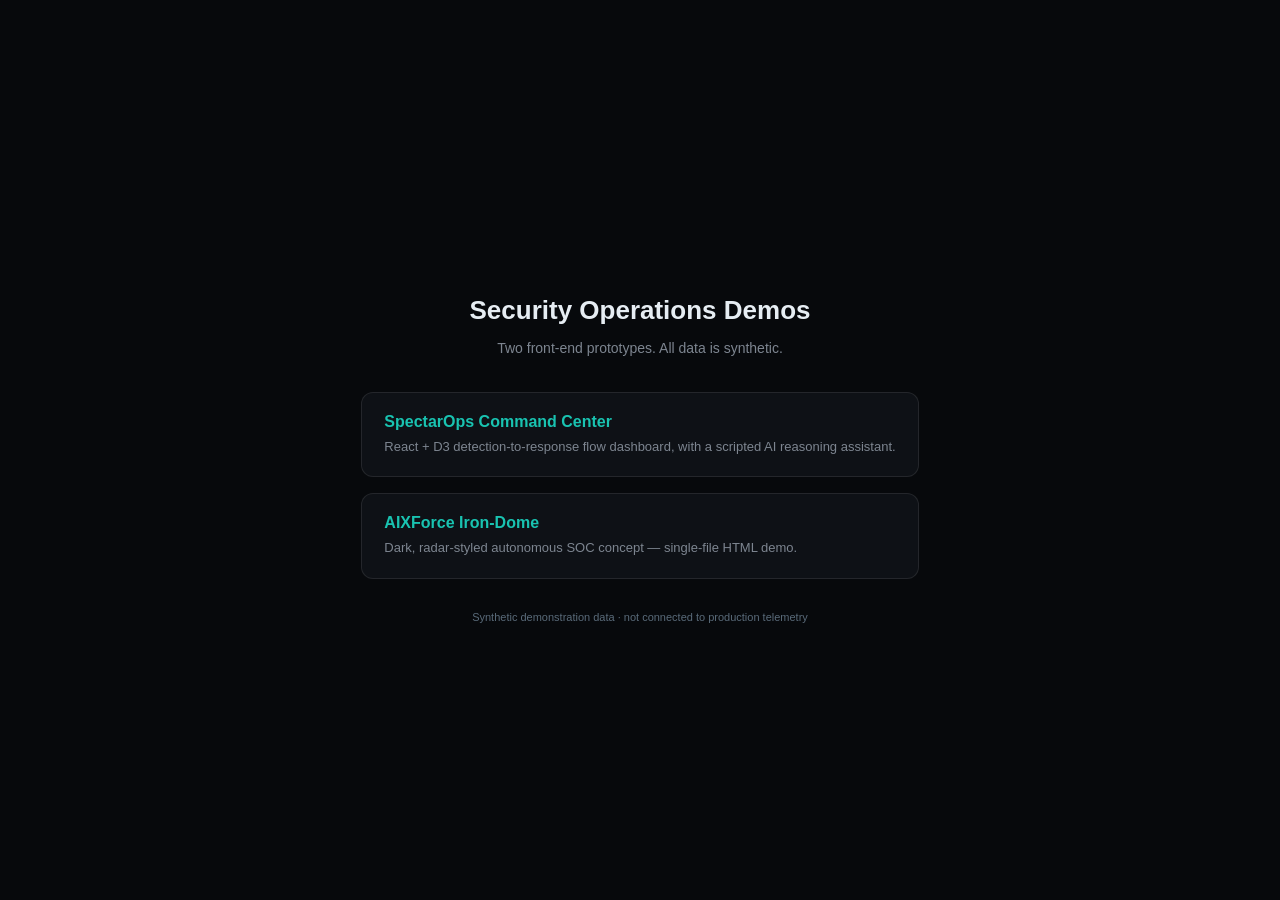
<file: index.html>
<!doctype html>
<html lang="en">
<head>
<meta charset="UTF-8" />
<meta name="viewport" content="width=device-width, initial-scale=1.0" />
<title>Security Operations Demos</title>
<style>
  :root { color-scheme: dark; }
  body {
    margin: 0;
    min-height: 100vh;
    display: flex;
    align-items: center;
    justify-content: center;
    background: #07090c;
    color: #e6edf3;
    font-family: -apple-system, BlinkMacSystemFont, 'Segoe UI', Inter, sans-serif;
  }
  .wrap { max-width: 640px; padding: 32px; text-align: center; }
  h1 { font-size: 26px; margin-bottom: 8px; }
  p.sub { color: #7d8590; font-size: 14px; margin-bottom: 36px; }
  .cards { display: grid; gap: 16px; }
  a.card {
    display: block;
    text-align: left;
    border: 1px solid rgba(255,255,255,0.09);
    border-radius: 12px;
    padding: 20px 22px;
    text-decoration: none;
    color: inherit;
    background: #0e1116;
    transition: border-color 0.15s ease;
  }
  a.card:hover { border-color: rgba(25,195,177,0.5); }
  .card h2 { margin: 0 0 6px; font-size: 16px; color: #19c3b1; }
  .card p { margin: 0; font-size: 13px; color: #7d8590; line-height: 1.5; }
  footer { margin-top: 32px; font-size: 11px; color: #5a6b7a; }
</style>
</head>
<body>
  <div class="wrap">
    <h1>Security Operations Demos</h1>
    <p class="sub">Two front-end prototypes. All data is synthetic.</p>
    <div class="cards">
      <a class="card" href="xforce/">
        <h2>SpectarOps Command Center</h2>
        <p>React + D3 detection-to-response flow dashboard, with a scripted AI reasoning assistant.</p>
      </a>
      <a class="card" href="aixforce/">
        <h2>AIXForce Iron-Dome</h2>
        <p>Dark, radar-styled autonomous SOC concept — single-file HTML demo.</p>
      </a>
    </div>
    <footer>Synthetic demonstration data · not connected to production telemetry</footer>
  </div>
</body>
</html>
</file>
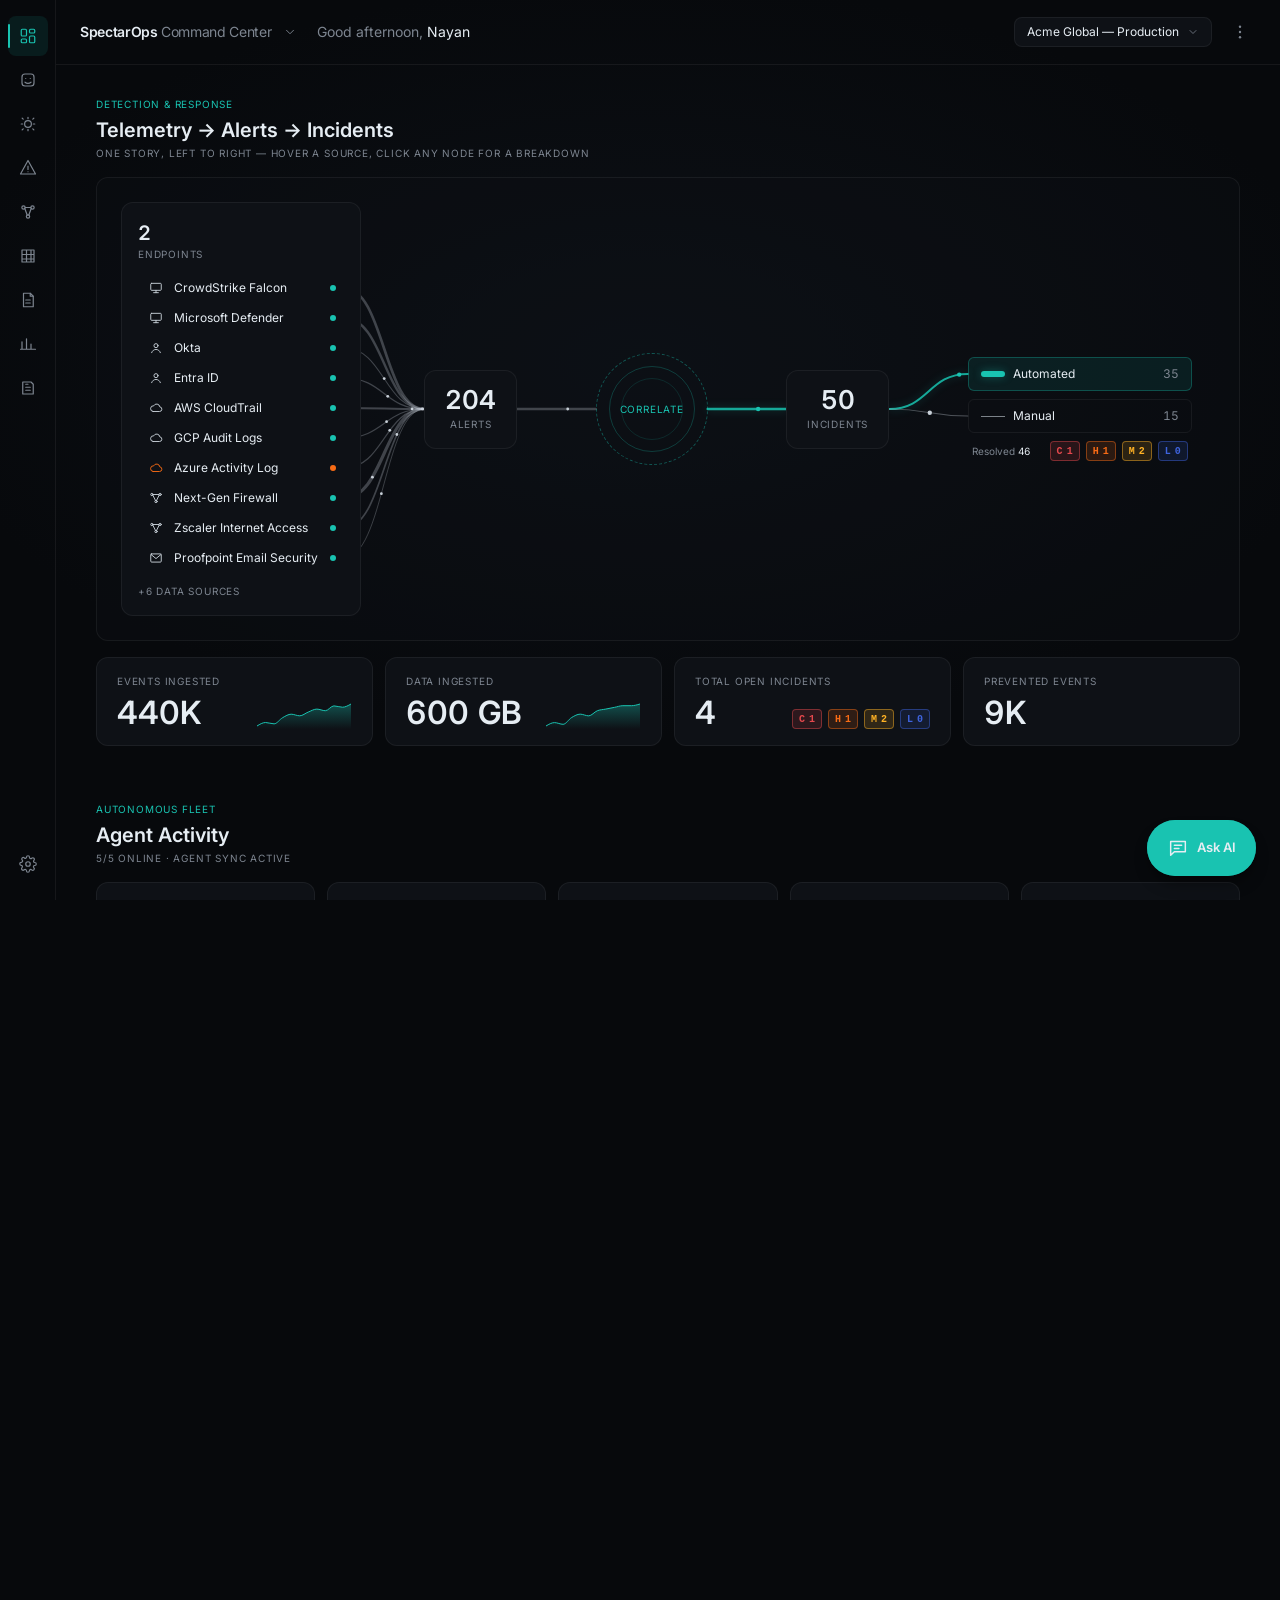
<file: xforce/index.html>
<!doctype html>
<html lang="en">
  <head>
    <meta charset="UTF-8" />
    <link rel="icon" type="image/svg+xml" href="./favicon.svg" />
    <meta name="viewport" content="width=device-width, initial-scale=1.0" />
    <link rel="preconnect" href="https://fonts.googleapis.com" />
    <link rel="preconnect" href="https://fonts.gstatic.com" crossorigin />
    <link
      href="https://fonts.googleapis.com/css2?family=Inter:wght@400;500;600;700&display=swap"
      rel="stylesheet"
    />
    <title>SpectarOps Command Center</title>
    <script type="module" crossorigin src="./assets/index-BkJJqvzT.js"></script>
    <link rel="stylesheet" crossorigin href="./assets/index-CLwzSawb.css">
  </head>
  <body>
    <div id="root"></div>
  </body>
</html>
</file>
<file: xforce/assets/index-CLwzSawb.css>
/*! tailwindcss v4.3.3 | MIT License | https://tailwindcss.com */
@layer properties{@supports (((-webkit-hyphens:none)) and (not (margin-trim:inline))) or ((-moz-orient:inline) and (not (color:rgb(from red r g b)))){*,:before,:after,::backdrop{--tw-translate-x:0;--tw-translate-y:0;--tw-translate-z:0;--tw-rotate-x:initial;--tw-rotate-y:initial;--tw-rotate-z:initial;--tw-skew-x:initial;--tw-skew-y:initial;--tw-border-style:solid;--tw-gradient-position:initial;--tw-gradient-from:#0000;--tw-gradient-via:#0000;--tw-gradient-to:#0000;--tw-gradient-stops:initial;--tw-gradient-via-stops:initial;--tw-gradient-from-position:0%;--tw-gradient-via-position:50%;--tw-gradient-to-position:100%;--tw-leading:initial;--tw-font-weight:initial;--tw-tracking:initial;--tw-ordinal:initial;--tw-slashed-zero:initial;--tw-numeric-figure:initial;--tw-numeric-spacing:initial;--tw-numeric-fraction:initial;--tw-shadow:0 0 #0000;--tw-shadow-color:initial;--tw-shadow-alpha:100%;--tw-inset-shadow:0 0 #0000;--tw-inset-shadow-color:initial;--tw-inset-shadow-alpha:100%;--tw-ring-color:initial;--tw-ring-shadow:0 0 #0000;--tw-inset-ring-color:initial;--tw-inset-ring-shadow:0 0 #0000;--tw-ring-inset:initial;--tw-ring-offset-width:0px;--tw-ring-offset-color:#fff;--tw-ring-offset-shadow:0 0 #0000;--tw-blur:initial;--tw-brightness:initial;--tw-contrast:initial;--tw-grayscale:initial;--tw-hue-rotate:initial;--tw-invert:initial;--tw-opacity:initial;--tw-saturate:initial;--tw-sepia:initial;--tw-drop-shadow:initial;--tw-drop-shadow-color:initial;--tw-drop-shadow-alpha:100%;--tw-drop-shadow-size:initial;--tw-scale-x:1;--tw-scale-y:1;--tw-scale-z:1;--tw-outline-style:solid}}}@layer theme{:root,:host{--font-sans:"Inter", ui-sans-serif, system-ui, sans-serif;--font-mono:ui-monospace, SFMono-Regular, Menlo, Monaco, Consolas, "Liberation Mono", "Courier New", monospace;--color-black:#000;--color-white:#fff;--spacing:.25rem;--container-xs:20rem;--container-sm:24rem;--text-xs:.75rem;--text-xs--line-height:calc(1 / .75);--text-sm:.875rem;--text-sm--line-height:calc(1.25 / .875);--text-base:1rem;--text-base--line-height:calc(1.5 / 1);--text-xl:1.25rem;--text-xl--line-height:calc(1.75 / 1.25);--text-2xl:1.5rem;--text-2xl--line-height:calc(2 / 1.5);--font-weight-normal:400;--font-weight-medium:500;--font-weight-semibold:600;--tracking-tight:-.025em;--leading-tight:1.25;--leading-relaxed:1.625;--radius-sm:.25rem;--radius-md:.375rem;--radius-lg:.5rem;--animate-spin:spin 1s linear infinite;--animate-ping:ping 1s cubic-bezier(0, 0, .2, 1) infinite;--animate-pulse:pulse 2s cubic-bezier(.4, 0, .6, 1) infinite;--default-transition-duration:.15s;--default-transition-timing-function:cubic-bezier(.4, 0, .2, 1);--default-font-family:var(--font-sans);--default-mono-font-family:var(--font-mono);--color-bg-base:#07090c;--color-bg-vignette:#0d1117;--color-surface:#0e1116;--color-surface-border:#ffffff0f;--color-accent:#19c3b1;--color-accent-glow:#19c3b159;--color-neutral-line:#c9d1d9;--color-text-primary:#e6edf3;--color-text-muted:#7d8590;--color-sev-critical:#e5484d;--color-sev-high:#f76b15;--color-sev-medium:#ffb224;--color-sev-low:#3e63dd;--radius-card:12px}}@layer base{*,:after,:before,::backdrop{box-sizing:border-box;border:0 solid;margin:0;padding:0}::file-selector-button{box-sizing:border-box;border:0 solid;margin:0;padding:0}html,:host{-webkit-text-size-adjust:100%;tab-size:4;line-height:1.5;font-family:var(--default-font-family,-apple-system, BlinkMacSystemFont, "Segoe UI", Roboto, "Helvetica Neue", "Noto Sans", Arial, sans-serif, "Apple Color Emoji", "Segoe UI Emoji", "Segoe UI Symbol", "Noto Color Emoji");font-feature-settings:var(--default-font-feature-settings,normal);font-variation-settings:var(--default-font-variation-settings,normal);-webkit-tap-highlight-color:transparent}hr{height:0;color:inherit;border-top-width:1px}abbr:where([title]){-webkit-text-decoration:underline dotted;text-decoration:underline dotted}h1,h2,h3,h4,h5,h6{font-size:inherit;font-weight:inherit}a{color:inherit;-webkit-text-decoration:inherit;-webkit-text-decoration:inherit;-webkit-text-decoration:inherit;-webkit-text-decoration:inherit;text-decoration:inherit}b,strong{font-weight:bolder}code,kbd,samp,pre{font-family:var(--default-mono-font-family,ui-monospace, SFMono-Regular, Menlo, Monaco, Consolas, "Liberation Mono", "Courier New", monospace);font-feature-settings:var(--default-mono-font-feature-settings,normal);font-variation-settings:var(--default-mono-font-variation-settings,normal);font-size:1em}small{font-size:80%}sub,sup{vertical-align:baseline;font-size:75%;line-height:0;position:relative}sub{bottom:-.25em}sup{top:-.5em}table{text-indent:0;border-color:inherit;border-collapse:collapse}:-moz-focusring:where(:not(iframe)){outline:auto}progress{vertical-align:baseline}summary{display:list-item}ol,ul,menu{list-style:none}img,svg,video,canvas,audio,iframe,embed,object{vertical-align:middle;display:block}img,video{max-width:100%;height:auto}button,input,select,optgroup,textarea{font:inherit;font-feature-settings:inherit;font-variation-settings:inherit;letter-spacing:inherit;color:inherit;opacity:1;background-color:#0000;border-radius:0}::file-selector-button{font:inherit;font-feature-settings:inherit;font-variation-settings:inherit;letter-spacing:inherit;color:inherit;opacity:1;background-color:#0000;border-radius:0}:where(select:is([multiple],[size])) optgroup{font-weight:bolder}:where(select:is([multiple],[size])) optgroup option{padding-inline-start:20px}::file-selector-button{margin-inline-end:4px}::placeholder{opacity:1}@supports (not ((-webkit-appearance:-apple-pay-button))) or (contain-intrinsic-size:1px){::placeholder{color:currentColor}@supports (color:color-mix(in lab, red, red)){::placeholder{color:color-mix(in oklab, currentcolor 50%, transparent)}}}textarea{resize:vertical}::-webkit-search-decoration{-webkit-appearance:none}::-webkit-date-and-time-value{min-height:1lh;text-align:inherit}::-webkit-datetime-edit{display:inline-flex}::-webkit-datetime-edit-fields-wrapper{padding:0}::-webkit-datetime-edit{padding-block:0}::-webkit-datetime-edit-year-field{padding-block:0}::-webkit-datetime-edit-month-field{padding-block:0}::-webkit-datetime-edit-day-field{padding-block:0}::-webkit-datetime-edit-hour-field{padding-block:0}::-webkit-datetime-edit-minute-field{padding-block:0}::-webkit-datetime-edit-second-field{padding-block:0}::-webkit-datetime-edit-millisecond-field{padding-block:0}::-webkit-datetime-edit-meridiem-field{padding-block:0}::-webkit-calendar-picker-indicator{line-height:1}:-moz-ui-invalid{box-shadow:none}button,input:where([type=button],[type=reset],[type=submit]){appearance:button}::file-selector-button{appearance:button}::-webkit-inner-spin-button{height:auto}::-webkit-outer-spin-button{height:auto}[hidden]:where(:not([hidden=until-found])){display:none!important}}@layer components;@layer utilities{.pointer-events-none{pointer-events:none}.visible{visibility:visible}.sr-only{clip-path:inset(50%);white-space:nowrap;border-width:0;width:1px;height:1px;margin:-1px;padding:0;position:absolute;overflow:hidden}.absolute{position:absolute}.fixed{position:fixed}.relative{position:relative}.static{position:static}.inset-0{inset:0}.inset-3{inset:calc(var(--spacing) * 3)}.inset-6{inset:calc(var(--spacing) * 6)}.top-0{top:0}.top-0\.5{top:calc(var(--spacing) * .5)}.top-1\/2{top:50%}.right-0{right:0}.right-6{right:calc(var(--spacing) * 6)}.bottom-0{bottom:0}.bottom-6{bottom:calc(var(--spacing) * 6)}.bottom-24{bottom:calc(var(--spacing) * 24)}.-left-\[29px\]{left:-29px}.left-0{left:0}.left-14{left:calc(var(--spacing) * 14)}.isolate{isolation:isolate}.-z-10{z-index:calc(10 * -1)}.z-10{z-index:10}.z-20{z-index:20}.z-30{z-index:30}.z-40{z-index:40}.z-50{z-index:50}.container{width:100%}@media (width>=40rem){.container{max-width:40rem}}@media (width>=48rem){.container{max-width:48rem}}@media (width>=64rem){.container{max-width:64rem}}@media (width>=80rem){.container{max-width:80rem}}@media (width>=96rem){.container{max-width:96rem}}.mx-auto{margin-inline:auto}.mt-0\.5{margin-top:calc(var(--spacing) * .5)}.mt-1{margin-top:var(--spacing)}.mt-1\.5{margin-top:calc(var(--spacing) * 1.5)}.mt-3{margin-top:calc(var(--spacing) * 3)}.mt-4{margin-top:calc(var(--spacing) * 4)}.mt-6{margin-top:calc(var(--spacing) * 6)}.mb-3{margin-bottom:calc(var(--spacing) * 3)}.mb-4{margin-bottom:calc(var(--spacing) * 4)}.ml-0\.5{margin-left:calc(var(--spacing) * .5)}.ml-2{margin-left:calc(var(--spacing) * 2)}.ml-auto{margin-left:auto}.flex{display:flex}.grid{display:grid}.hidden{display:none}.inline-block{display:inline-block}.aspect-square{aspect-ratio:1}.h-1\.5{height:calc(var(--spacing) * 1.5)}.h-2{height:calc(var(--spacing) * 2)}.h-3\.5{height:calc(var(--spacing) * 3.5)}.h-5{height:calc(var(--spacing) * 5)}.h-6{height:calc(var(--spacing) * 6)}.h-7{height:calc(var(--spacing) * 7)}.h-8{height:calc(var(--spacing) * 8)}.h-9{height:calc(var(--spacing) * 9)}.h-10{height:calc(var(--spacing) * 10)}.h-14{height:calc(var(--spacing) * 14)}.h-28{height:calc(var(--spacing) * 28)}.h-36{height:calc(var(--spacing) * 36)}.h-\[380px\]{height:380px}.h-\[520px\]{height:520px}.h-fit{height:fit-content}.h-full{height:100%}.h-px{height:1px}.h-screen{height:100vh}.max-h-56{max-height:calc(var(--spacing) * 56)}.min-h-\[28px\]{min-height:28px}.min-h-\[420px\]{min-height:420px}.min-h-\[720px\]{min-height:720px}.w-0\.5{width:calc(var(--spacing) * .5)}.w-1\.5{width:calc(var(--spacing) * 1.5)}.w-2{width:calc(var(--spacing) * 2)}.w-3\.5{width:calc(var(--spacing) * 3.5)}.w-5{width:calc(var(--spacing) * 5)}.w-6{width:calc(var(--spacing) * 6)}.w-7{width:calc(var(--spacing) * 7)}.w-8{width:calc(var(--spacing) * 8)}.w-9{width:calc(var(--spacing) * 9)}.w-10{width:calc(var(--spacing) * 10)}.w-14{width:calc(var(--spacing) * 14)}.w-28{width:calc(var(--spacing) * 28)}.w-48{width:calc(var(--spacing) * 48)}.w-56{width:calc(var(--spacing) * 56)}.w-60{width:calc(var(--spacing) * 60)}.w-\[132px\]{width:132px}.w-\[380px\]{width:380px}.w-fit{width:fit-content}.w-full{width:100%}.max-w-\[68ch\]{max-width:68ch}.max-w-\[85\%\]{max-width:85%}.max-w-\[92\%\]{max-width:92%}.max-w-\[1400px\]{max-width:1400px}.max-w-\[calc\(100vw-2rem\)\]{max-width:calc(100vw - 2rem)}.max-w-sm{max-width:var(--container-sm)}.max-w-xs{max-width:var(--container-xs)}.min-w-0{min-width:0}.min-w-max{min-width:max-content}.flex-1{flex:1}.shrink-0{flex-shrink:0}.-translate-y-1\/2{--tw-translate-y:calc(calc(1 / 2 * 100%) * -1);translate:var(--tw-translate-x) var(--tw-translate-y)}.transform{transform:var(--tw-rotate-x,) var(--tw-rotate-y,) var(--tw-rotate-z,) var(--tw-skew-x,) var(--tw-skew-y,)}.animate-ping{animation:var(--animate-ping)}.animate-pulse{animation:var(--animate-pulse)}.animate-spin{animation:var(--animate-spin)}.cursor-pointer{cursor:pointer}.resize{resize:both}.scroll-mt-20{scroll-margin-top:calc(var(--spacing) * 20)}.list-none{list-style-type:none}.grid-cols-2{grid-template-columns:repeat(2,minmax(0,1fr))}.grid-cols-7{grid-template-columns:repeat(7,minmax(0,1fr))}.grid-cols-\[26px_1fr_auto\]{grid-template-columns:26px 1fr auto}.grid-cols-\[70px_1fr_auto\]{grid-template-columns:70px 1fr auto}.flex-col{flex-direction:column}.flex-wrap{flex-wrap:wrap}.items-baseline{align-items:baseline}.items-center{align-items:center}.items-end{align-items:flex-end}.items-start{align-items:flex-start}.justify-around{justify-content:space-around}.justify-between{justify-content:space-between}.justify-center{justify-content:center}.gap-0\.5{gap:calc(var(--spacing) * .5)}.gap-1{gap:var(--spacing)}.gap-1\.5{gap:calc(var(--spacing) * 1.5)}.gap-2{gap:calc(var(--spacing) * 2)}.gap-3{gap:calc(var(--spacing) * 3)}.gap-4{gap:calc(var(--spacing) * 4)}.gap-5{gap:calc(var(--spacing) * 5)}.gap-8{gap:calc(var(--spacing) * 8)}.gap-14{gap:calc(var(--spacing) * 14)}.truncate{text-overflow:ellipsis;white-space:nowrap;overflow:hidden}.overflow-hidden{overflow:hidden}.overflow-visible{overflow:visible}.overflow-x-auto{overflow-x:auto}.overflow-x-hidden{overflow-x:hidden}.overflow-y-auto{overflow-y:auto}.rounded{border-radius:.25rem}.rounded-\[4px\]{border-radius:4px}.rounded-card{border-radius:var(--radius-card)}.rounded-full{border-radius:2147483647px}.rounded-lg{border-radius:var(--radius-lg)}.rounded-md{border-radius:var(--radius-md)}.rounded-sm{border-radius:var(--radius-sm)}.rounded-t-sm{border-top-left-radius:var(--radius-sm);border-top-right-radius:var(--radius-sm)}.rounded-br-sm{border-bottom-right-radius:var(--radius-sm)}.border{border-style:var(--tw-border-style);border-width:1px}.border-2{border-style:var(--tw-border-style);border-width:2px}.border-t{border-top-style:var(--tw-border-style);border-top-width:1px}.border-r{border-right-style:var(--tw-border-style);border-right-width:1px}.border-b{border-bottom-style:var(--tw-border-style);border-bottom-width:1px}.border-l{border-left-style:var(--tw-border-style);border-left-width:1px}.border-dashed{--tw-border-style:dashed;border-style:dashed}.border-accent{border-color:var(--color-accent)}.border-accent\/15{border-color:#19c3b126}@supports (color:color-mix(in lab, red, red)){.border-accent\/15{border-color:color-mix(in oklab, var(--color-accent) 15%, transparent)}}.border-accent\/25{border-color:#19c3b140}@supports (color:color-mix(in lab, red, red)){.border-accent\/25{border-color:color-mix(in oklab, var(--color-accent) 25%, transparent)}}.border-accent\/30{border-color:#19c3b14d}@supports (color:color-mix(in lab, red, red)){.border-accent\/30{border-color:color-mix(in oklab, var(--color-accent) 30%, transparent)}}.border-accent\/40{border-color:#19c3b166}@supports (color:color-mix(in lab, red, red)){.border-accent\/40{border-color:color-mix(in oklab, var(--color-accent) 40%, transparent)}}.border-neutral-line\/30{border-color:#c9d1d94d}@supports (color:color-mix(in lab, red, red)){.border-neutral-line\/30{border-color:color-mix(in oklab, var(--color-neutral-line) 30%, transparent)}}.border-sev-critical{border-color:var(--color-sev-critical)}.border-sev-critical\/50{border-color:#e5484d80}@supports (color:color-mix(in lab, red, red)){.border-sev-critical\/50{border-color:color-mix(in oklab, var(--color-sev-critical) 50%, transparent)}}.border-sev-high\/40{border-color:#f76b1566}@supports (color:color-mix(in lab, red, red)){.border-sev-high\/40{border-color:color-mix(in oklab, var(--color-sev-high) 40%, transparent)}}.border-sev-medium\/45{border-color:#ffb22473}@supports (color:color-mix(in lab, red, red)){.border-sev-medium\/45{border-color:color-mix(in oklab, var(--color-sev-medium) 45%, transparent)}}.border-surface-border{border-color:var(--color-surface-border)}.border-text-muted{border-color:var(--color-text-muted)}.border-white\/5{border-color:#ffffff0d}@supports (color:color-mix(in lab, red, red)){.border-white\/5{border-color:color-mix(in oklab, var(--color-white) 5%, transparent)}}.border-t-transparent{border-top-color:#0000}.bg-accent{background-color:var(--color-accent)}.bg-accent\/10{background-color:#19c3b11a}@supports (color:color-mix(in lab, red, red)){.bg-accent\/10{background-color:color-mix(in oklab, var(--color-accent) 10%, transparent)}}.bg-accent\/15{background-color:#19c3b126}@supports (color:color-mix(in lab, red, red)){.bg-accent\/15{background-color:color-mix(in oklab, var(--color-accent) 15%, transparent)}}.bg-accent\/20{background-color:#19c3b133}@supports (color:color-mix(in lab, red, red)){.bg-accent\/20{background-color:color-mix(in oklab, var(--color-accent) 20%, transparent)}}.bg-bg-base{background-color:var(--color-bg-base)}.bg-bg-base\/60{background-color:#07090c99}@supports (color:color-mix(in lab, red, red)){.bg-bg-base\/60{background-color:color-mix(in oklab, var(--color-bg-base) 60%, transparent)}}.bg-black\/50{background-color:#00000080}@supports (color:color-mix(in lab, red, red)){.bg-black\/50{background-color:color-mix(in oklab, var(--color-black) 50%, transparent)}}.bg-neutral-line\/60{background-color:#c9d1d999}@supports (color:color-mix(in lab, red, red)){.bg-neutral-line\/60{background-color:color-mix(in oklab, var(--color-neutral-line) 60%, transparent)}}.bg-sev-critical{background-color:var(--color-sev-critical)}.bg-sev-critical\/15{background-color:#e5484d26}@supports (color:color-mix(in lab, red, red)){.bg-sev-critical\/15{background-color:color-mix(in oklab, var(--color-sev-critical) 15%, transparent)}}.bg-sev-high{background-color:var(--color-sev-high)}.bg-sev-high\/10{background-color:#f76b151a}@supports (color:color-mix(in lab, red, red)){.bg-sev-high\/10{background-color:color-mix(in oklab, var(--color-sev-high) 10%, transparent)}}.bg-sev-medium{background-color:var(--color-sev-medium)}.bg-sev-medium\/12{background-color:#ffb2241f}@supports (color:color-mix(in lab, red, red)){.bg-sev-medium\/12{background-color:color-mix(in oklab, var(--color-sev-medium) 12%, transparent)}}.bg-surface{background-color:var(--color-surface)}.bg-surface\/40{background-color:#0e111666}@supports (color:color-mix(in lab, red, red)){.bg-surface\/40{background-color:color-mix(in oklab, var(--color-surface) 40%, transparent)}}.bg-transparent{background-color:#0000}.bg-white\/5{background-color:#ffffff0d}@supports (color:color-mix(in lab, red, red)){.bg-white\/5{background-color:color-mix(in oklab, var(--color-white) 5%, transparent)}}.bg-gradient-to-b{--tw-gradient-position:to bottom in oklab;background-image:linear-gradient(var(--tw-gradient-stops))}.from-accent{--tw-gradient-from:var(--color-accent);--tw-gradient-stops:var(--tw-gradient-via-stops,var(--tw-gradient-position), var(--tw-gradient-from) var(--tw-gradient-from-position), var(--tw-gradient-to) var(--tw-gradient-to-position))}.to-accent\/30{--tw-gradient-to:#19c3b14d}@supports (color:color-mix(in lab, red, red)){.to-accent\/30{--tw-gradient-to:color-mix(in oklab, var(--color-accent) 30%, transparent)}}.to-accent\/30{--tw-gradient-stops:var(--tw-gradient-via-stops,var(--tw-gradient-position), var(--tw-gradient-from) var(--tw-gradient-from-position), var(--tw-gradient-to) var(--tw-gradient-to-position))}.p-1\.5{padding:calc(var(--spacing) * 1.5)}.p-3{padding:calc(var(--spacing) * 3)}.p-4{padding:calc(var(--spacing) * 4)}.p-5{padding:calc(var(--spacing) * 5)}.p-6{padding:calc(var(--spacing) * 6)}.px-1{padding-inline:var(--spacing)}.px-1\.5{padding-inline:calc(var(--spacing) * 1.5)}.px-2{padding-inline:calc(var(--spacing) * 2)}.px-2\.5{padding-inline:calc(var(--spacing) * 2.5)}.px-3{padding-inline:calc(var(--spacing) * 3)}.px-4{padding-inline:calc(var(--spacing) * 4)}.px-5{padding-inline:calc(var(--spacing) * 5)}.px-6{padding-inline:calc(var(--spacing) * 6)}.py-0\.5{padding-block:calc(var(--spacing) * .5)}.py-1{padding-block:var(--spacing)}.py-1\.5{padding-block:calc(var(--spacing) * 1.5)}.py-2{padding-block:calc(var(--spacing) * 2)}.py-2\.5{padding-block:calc(var(--spacing) * 2.5)}.py-3{padding-block:calc(var(--spacing) * 3)}.py-3\.5{padding-block:calc(var(--spacing) * 3.5)}.py-4{padding-block:calc(var(--spacing) * 4)}.py-5{padding-block:calc(var(--spacing) * 5)}.py-6{padding-block:calc(var(--spacing) * 6)}.py-8{padding-block:calc(var(--spacing) * 8)}.pb-1\.5{padding-bottom:calc(var(--spacing) * 1.5)}.pb-2{padding-bottom:calc(var(--spacing) * 2)}.pl-6{padding-left:calc(var(--spacing) * 6)}.text-center{text-align:center}.text-left{text-align:left}.align-middle{vertical-align:middle}.font-mono{font-family:var(--font-mono)}.text-2xl{font-size:var(--text-2xl);line-height:var(--tw-leading,var(--text-2xl--line-height))}.text-base{font-size:var(--text-base);line-height:var(--tw-leading,var(--text-base--line-height))}.text-sm{font-size:var(--text-sm);line-height:var(--tw-leading,var(--text-sm--line-height))}.text-xl{font-size:var(--text-xl);line-height:var(--tw-leading,var(--text-xl--line-height))}.text-xs{font-size:var(--text-xs);line-height:var(--tw-leading,var(--text-xs--line-height))}.text-\[9\.5px\]{font-size:9.5px}.text-\[10\.5px\]{font-size:10.5px}.text-\[10px\]{font-size:10px}.text-\[11\.5px\]{font-size:11.5px}.text-\[11px\]{font-size:11px}.text-\[13px\]{font-size:13px}.text-\[26px\]{font-size:26px}.text-\[28px\]{font-size:28px}.leading-none{--tw-leading:1;line-height:1}.leading-relaxed{--tw-leading:var(--leading-relaxed);line-height:var(--leading-relaxed)}.leading-tight{--tw-leading:var(--leading-tight);line-height:var(--leading-tight)}.font-medium{--tw-font-weight:var(--font-weight-medium);font-weight:var(--font-weight-medium)}.font-normal{--tw-font-weight:var(--font-weight-normal);font-weight:var(--font-weight-normal)}.font-semibold{--tw-font-weight:var(--font-weight-semibold);font-weight:var(--font-weight-semibold)}.tracking-tight{--tw-tracking:var(--tracking-tight);letter-spacing:var(--tracking-tight)}.whitespace-nowrap{white-space:nowrap}.text-accent{color:var(--color-accent)}.text-neutral-line{color:var(--color-neutral-line)}.text-sev-critical{color:var(--color-sev-critical)}.text-sev-high{color:var(--color-sev-high)}.text-sev-medium{color:var(--color-sev-medium)}.text-text-muted{color:var(--color-text-muted)}.text-text-primary{color:var(--color-text-primary)}.tabular-nums{--tw-numeric-spacing:tabular-nums;font-variant-numeric:var(--tw-ordinal,) var(--tw-slashed-zero,) var(--tw-numeric-figure,) var(--tw-numeric-spacing,) var(--tw-numeric-fraction,)}.opacity-15{opacity:.15}.opacity-40{opacity:.4}.opacity-60{opacity:.6}.opacity-90{opacity:.9}.opacity-100{opacity:1}.shadow{--tw-shadow:0 1px 3px 0 var(--tw-shadow-color,#0000001a), 0 1px 2px -1px var(--tw-shadow-color,#0000001a);box-shadow:var(--tw-inset-shadow), var(--tw-inset-ring-shadow), var(--tw-ring-offset-shadow), var(--tw-ring-shadow), var(--tw-shadow)}.shadow-2xl{--tw-shadow:0 25px 50px -12px var(--tw-shadow-color,#00000040);box-shadow:var(--tw-inset-shadow), var(--tw-inset-ring-shadow), var(--tw-ring-offset-shadow), var(--tw-ring-shadow), var(--tw-shadow)}.shadow-\[0_0_8px_var\(--color-accent-glow\)\]{--tw-shadow:0 0 8px var(--tw-shadow-color,var(--color-accent-glow));box-shadow:var(--tw-inset-shadow), var(--tw-inset-ring-shadow), var(--tw-ring-offset-shadow), var(--tw-ring-shadow), var(--tw-shadow)}.shadow-\[0_0_10px_rgba\(229\,72\,77\,0\.2\)\]{--tw-shadow:0 0 10px var(--tw-shadow-color,#e5484d33);box-shadow:var(--tw-inset-shadow), var(--tw-inset-ring-shadow), var(--tw-ring-offset-shadow), var(--tw-ring-shadow), var(--tw-shadow)}.shadow-lg{--tw-shadow:0 10px 15px -3px var(--tw-shadow-color,#0000001a), 0 4px 6px -4px var(--tw-shadow-color,#0000001a);box-shadow:var(--tw-inset-shadow), var(--tw-inset-ring-shadow), var(--tw-ring-offset-shadow), var(--tw-ring-shadow), var(--tw-shadow)}.ring,.ring-1{--tw-ring-shadow:var(--tw-ring-inset,) 0 0 0 calc(1px + var(--tw-ring-offset-width)) var(--tw-ring-color,currentcolor);box-shadow:var(--tw-inset-shadow), var(--tw-inset-ring-shadow), var(--tw-ring-offset-shadow), var(--tw-ring-shadow), var(--tw-shadow)}.shadow-black\/40{--tw-shadow-color:#0006}@supports (color:color-mix(in lab, red, red)){.shadow-black\/40{--tw-shadow-color:color-mix(in oklab, color-mix(in oklab, var(--color-black) 40%, transparent) var(--tw-shadow-alpha), transparent)}}.shadow-black\/50{--tw-shadow-color:#00000080}@supports (color:color-mix(in lab, red, red)){.shadow-black\/50{--tw-shadow-color:color-mix(in oklab, color-mix(in oklab, var(--color-black) 50%, transparent) var(--tw-shadow-alpha), transparent)}}.ring-offset-1{--tw-ring-offset-width:1px;--tw-ring-offset-shadow:var(--tw-ring-inset,) 0 0 0 var(--tw-ring-offset-width) var(--tw-ring-offset-color)}.ring-offset-surface{--tw-ring-offset-color:var(--color-surface)}.filter{filter:var(--tw-blur,) var(--tw-brightness,) var(--tw-contrast,) var(--tw-grayscale,) var(--tw-hue-rotate,) var(--tw-invert,) var(--tw-saturate,) var(--tw-sepia,) var(--tw-drop-shadow,)}.transition{transition-property:color,background-color,border-color,outline-color,text-decoration-color,fill,stroke,--tw-gradient-from,--tw-gradient-via,--tw-gradient-to,opacity,box-shadow,transform,translate,scale,rotate,filter,-webkit-backdrop-filter,backdrop-filter,display,content-visibility,overlay,pointer-events;transition-timing-function:var(--tw-ease,var(--default-transition-timing-function));transition-duration:var(--tw-duration,var(--default-transition-duration))}.transition-colors{transition-property:color,background-color,border-color,outline-color,text-decoration-color,fill,stroke,--tw-gradient-from,--tw-gradient-via,--tw-gradient-to;transition-timing-function:var(--tw-ease,var(--default-transition-timing-function));transition-duration:var(--tw-duration,var(--default-transition-duration))}.transition-opacity{transition-property:opacity;transition-timing-function:var(--tw-ease,var(--default-transition-timing-function));transition-duration:var(--tw-duration,var(--default-transition-duration))}.transition-transform{transition-property:transform,translate,scale,rotate;transition-timing-function:var(--tw-ease,var(--default-transition-timing-function));transition-duration:var(--tw-duration,var(--default-transition-duration))}.\[animation-duration\:1\.6s\]{animation-duration:1.6s}.\[animation-iteration-count\:3\]{animation-iteration-count:3}.placeholder\:text-text-muted::placeholder{color:var(--color-text-muted)}.last\:border-b-0:last-child{border-bottom-style:var(--tw-border-style);border-bottom-width:0}@media (hover:hover){.hover\:-translate-y-0\.5:hover{--tw-translate-y:calc(var(--spacing) * -.5);translate:var(--tw-translate-x) var(--tw-translate-y)}.hover\:scale-105:hover{--tw-scale-x:105%;--tw-scale-y:105%;--tw-scale-z:105%;scale:var(--tw-scale-x) var(--tw-scale-y)}.hover\:border-accent\/50:hover{border-color:#19c3b180}@supports (color:color-mix(in lab, red, red)){.hover\:border-accent\/50:hover{border-color:color-mix(in oklab, var(--color-accent) 50%, transparent)}}.hover\:border-accent\/60:hover{border-color:#19c3b199}@supports (color:color-mix(in lab, red, red)){.hover\:border-accent\/60:hover{border-color:color-mix(in oklab, var(--color-accent) 60%, transparent)}}.hover\:border-accent\/70:hover{border-color:#19c3b1b3}@supports (color:color-mix(in lab, red, red)){.hover\:border-accent\/70:hover{border-color:color-mix(in oklab, var(--color-accent) 70%, transparent)}}.hover\:border-white\/15:hover{border-color:#ffffff26}@supports (color:color-mix(in lab, red, red)){.hover\:border-white\/15:hover{border-color:color-mix(in oklab, var(--color-white) 15%, transparent)}}.hover\:border-white\/20:hover{border-color:#fff3}@supports (color:color-mix(in lab, red, red)){.hover\:border-white\/20:hover{border-color:color-mix(in oklab, var(--color-white) 20%, transparent)}}.hover\:bg-accent\/5:hover{background-color:#19c3b10d}@supports (color:color-mix(in lab, red, red)){.hover\:bg-accent\/5:hover{background-color:color-mix(in oklab, var(--color-accent) 5%, transparent)}}.hover\:bg-sev-critical\/25:hover{background-color:#e5484d40}@supports (color:color-mix(in lab, red, red)){.hover\:bg-sev-critical\/25:hover{background-color:color-mix(in oklab, var(--color-sev-critical) 25%, transparent)}}.hover\:bg-sev-medium\/20:hover{background-color:#ffb22433}@supports (color:color-mix(in lab, red, red)){.hover\:bg-sev-medium\/20:hover{background-color:color-mix(in oklab, var(--color-sev-medium) 20%, transparent)}}.hover\:bg-white\/5:hover{background-color:#ffffff0d}@supports (color:color-mix(in lab, red, red)){.hover\:bg-white\/5:hover{background-color:color-mix(in oklab, var(--color-white) 5%, transparent)}}.hover\:text-text-primary:hover{color:var(--color-text-primary)}}.focus-visible\:bg-white\/5:focus-visible{background-color:#ffffff0d}@supports (color:color-mix(in lab, red, red)){.focus-visible\:bg-white\/5:focus-visible{background-color:color-mix(in oklab, var(--color-white) 5%, transparent)}}.focus-visible\:outline:focus-visible{outline-style:var(--tw-outline-style);outline-width:1px}.focus-visible\:outline-2:focus-visible{outline-style:var(--tw-outline-style);outline-width:2px}.focus-visible\:outline-offset-2:focus-visible{outline-offset:2px}.focus-visible\:outline-accent:focus-visible{outline-color:var(--color-accent)}.focus-visible\:outline-none:focus-visible{--tw-outline-style:none;outline-style:none}.disabled\:opacity-30:disabled{opacity:.3}@media (prefers-reduced-motion:reduce){.motion-reduce\:hidden{display:none}}@media (width>=40rem){.sm\:inline{display:inline}.sm\:grid-cols-3{grid-template-columns:repeat(3,minmax(0,1fr))}.sm\:flex-row{flex-direction:row}.sm\:text-\[32px\]{font-size:32px}}@media (width>=64rem){.lg\:block{display:block}.lg\:w-56{width:calc(var(--spacing) * 56)}.lg\:w-\[240px\]{width:240px}.lg\:shrink-0{flex-shrink:0}.lg\:grid-cols-2{grid-template-columns:repeat(2,minmax(0,1fr))}.lg\:grid-cols-4{grid-template-columns:repeat(4,minmax(0,1fr))}.lg\:grid-cols-5{grid-template-columns:repeat(5,minmax(0,1fr))}.lg\:flex-row{flex-direction:row}.lg\:items-stretch{align-items:stretch}.lg\:gap-10{gap:calc(var(--spacing) * 10)}.lg\:px-10{padding-inline:calc(var(--spacing) * 10)}}}html,body{background:var(--color-bg-base);height:100%;color:var(--color-text-primary);font-family:var(--font-sans);scroll-behavior:smooth}body{background-image:radial-gradient(ellipse 80% 60% at 50% 40%, var(--color-bg-vignette), var(--color-bg-base) 70%);background-attachment:fixed;margin:0}#root{min-height:100%}::selection{background:var(--color-accent-glow)}.tabular-nums{font-variant-numeric:tabular-nums}.label-caps{text-transform:uppercase;letter-spacing:.08em;font-size:10px}@media (prefers-reduced-motion:reduce){*,:before,:after{scroll-behavior:auto!important;transition-duration:.001ms!important;animation-duration:.001ms!important;animation-iteration-count:1!important}}@property --tw-translate-x{syntax:"*";inherits:false;initial-value:0}@property --tw-translate-y{syntax:"*";inherits:false;initial-value:0}@property --tw-translate-z{syntax:"*";inherits:false;initial-value:0}@property --tw-rotate-x{syntax:"*";inherits:false}@property --tw-rotate-y{syntax:"*";inherits:false}@property --tw-rotate-z{syntax:"*";inherits:false}@property --tw-skew-x{syntax:"*";inherits:false}@property --tw-skew-y{syntax:"*";inherits:false}@property --tw-border-style{syntax:"*";inherits:false;initial-value:solid}@property --tw-gradient-position{syntax:"*";inherits:false}@property --tw-gradient-from{syntax:"<color>";inherits:false;initial-value:#0000}@property --tw-gradient-via{syntax:"<color>";inherits:false;initial-value:#0000}@property --tw-gradient-to{syntax:"<color>";inherits:false;initial-value:#0000}@property --tw-gradient-stops{syntax:"*";inherits:false}@property --tw-gradient-via-stops{syntax:"*";inherits:false}@property --tw-gradient-from-position{syntax:"<length-percentage>";inherits:false;initial-value:0%}@property --tw-gradient-via-position{syntax:"<length-percentage>";inherits:false;initial-value:50%}@property --tw-gradient-to-position{syntax:"<length-percentage>";inherits:false;initial-value:100%}@property --tw-leading{syntax:"*";inherits:false}@property --tw-font-weight{syntax:"*";inherits:false}@property --tw-tracking{syntax:"*";inherits:false}@property --tw-ordinal{syntax:"*";inherits:false}@property --tw-slashed-zero{syntax:"*";inherits:false}@property --tw-numeric-figure{syntax:"*";inherits:false}@property --tw-numeric-spacing{syntax:"*";inherits:false}@property --tw-numeric-fraction{syntax:"*";inherits:false}@property --tw-shadow{syntax:"*";inherits:false;initial-value:0 0 #0000}@property --tw-shadow-color{syntax:"*";inherits:false}@property --tw-shadow-alpha{syntax:"<percentage>";inherits:false;initial-value:100%}@property --tw-inset-shadow{syntax:"*";inherits:false;initial-value:0 0 #0000}@property --tw-inset-shadow-color{syntax:"*";inherits:false}@property --tw-inset-shadow-alpha{syntax:"<percentage>";inherits:false;initial-value:100%}@property --tw-ring-color{syntax:"*";inherits:false}@property --tw-ring-shadow{syntax:"*";inherits:false;initial-value:0 0 #0000}@property --tw-inset-ring-color{syntax:"*";inherits:false}@property --tw-inset-ring-shadow{syntax:"*";inherits:false;initial-value:0 0 #0000}@property --tw-ring-inset{syntax:"*";inherits:false}@property --tw-ring-offset-width{syntax:"<length>";inherits:false;initial-value:0}@property --tw-ring-offset-color{syntax:"*";inherits:false;initial-value:#fff}@property --tw-ring-offset-shadow{syntax:"*";inherits:false;initial-value:0 0 #0000}@property --tw-blur{syntax:"*";inherits:false}@property --tw-brightness{syntax:"*";inherits:false}@property --tw-contrast{syntax:"*";inherits:false}@property --tw-grayscale{syntax:"*";inherits:false}@property --tw-hue-rotate{syntax:"*";inherits:false}@property --tw-invert{syntax:"*";inherits:false}@property --tw-opacity{syntax:"*";inherits:false}@property --tw-saturate{syntax:"*";inherits:false}@property --tw-sepia{syntax:"*";inherits:false}@property --tw-drop-shadow{syntax:"*";inherits:false}@property --tw-drop-shadow-color{syntax:"*";inherits:false}@property --tw-drop-shadow-alpha{syntax:"<percentage>";inherits:false;initial-value:100%}@property --tw-drop-shadow-size{syntax:"*";inherits:false}@property --tw-scale-x{syntax:"*";inherits:false;initial-value:1}@property --tw-scale-y{syntax:"*";inherits:false;initial-value:1}@property --tw-scale-z{syntax:"*";inherits:false;initial-value:1}@property --tw-outline-style{syntax:"*";inherits:false;initial-value:solid}@keyframes spin{to{transform:rotate(360deg)}}@keyframes ping{75%,to{opacity:0;transform:scale(2)}}@keyframes pulse{50%{opacity:.5}}
</file>
